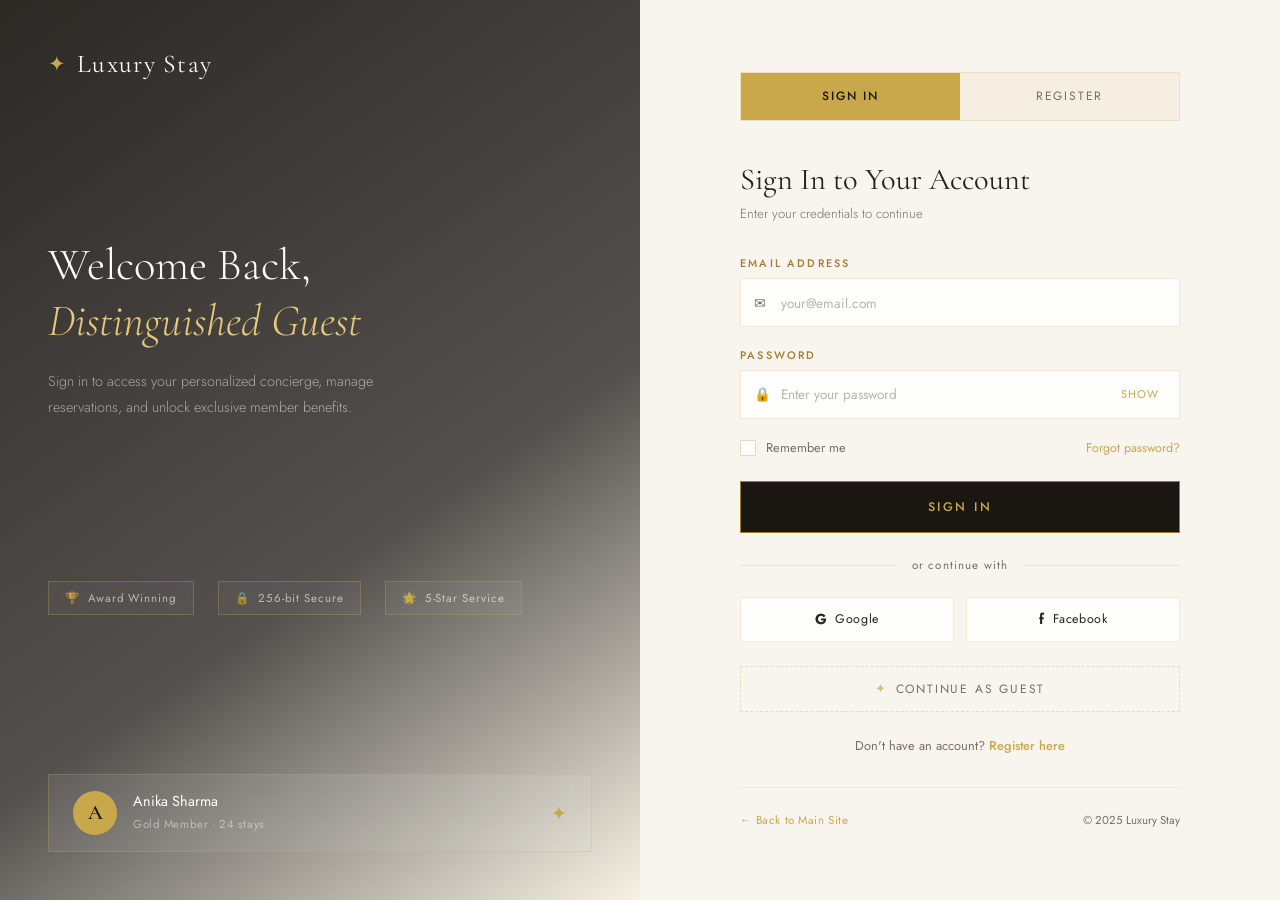
<file: index.html>
<!DOCTYPE html>
<html lang="en">
<head>
  <meta charset="UTF-8" />
  <meta name="viewport" content="width=device-width, initial-scale=1.0"/>
  <title>Luxury Stay – Ultimate Comfort</title>
  <link rel="stylesheet" href="style.css" />
  <link href="https://fonts.googleapis.com/css2?family=Cormorant+Garamond:ital,wght@0,300;0,400;0,600;1,300;1,400&family=Jost:wght@300;400;500&display=swap" rel="stylesheet"/>
</head>
<body>

  <!-- PRELOADER -->
  <div id="preloader">
    <div class="preloader-inner">
      <span>L</span><span>U</span><span>X</span><span>U</span><span>R</span><span>Y</span>
      <p>STAY</p>
    </div>
  </div>

  <!-- NAVBAR -->
  <nav id="navbar">
    <div class="nav-logo">
      <span class="logo-symbol">✦</span>
      <span class="logo-text">Luxury Stay</span>
    </div>
    <ul class="nav-links" id="navLinks">
      <li><a href="#home">Home</a></li>
      <li><a href="#about">About</a></li>
      <li><a href="#rooms" onclick="event.preventDefault();smoothScrollTo('#rooms')">Rooms</a></li>
      <li><a href="#hotels" onclick="event.preventDefault();smoothScrollTo('#hotels')">Hotels</a></li>
      <li><a href="#amenities">Amenities</a></li>
      <li><a href="#gallery">Gallery</a></li>
      <li><a href="#contact">Contact</a></li>
    </ul>
    <div class="nav-actions">
      <a href="login.html" class="login-btn">Sign In</a>
      <button class="book-btn" onclick="openBookingModal()">Book Now</button>
    </div>
    <div class="hamburger" id="hamburger" onclick="toggleMenu()">
      <span></span><span></span><span></span>
    </div>
  </nav>

  <!-- HERO -->
  <section id="home" class="hero">
    <div class="hero-bg"></div>
    <div class="hero-overlay"></div>
    <div class="hero-content">
      <p class="hero-sub reveal">Where Luxury Meets Serenity</p>
      <h1 class="hero-title reveal">Experience the<br/><em>Ultimate Comfort</em></h1>
      <p class="hero-desc reveal">Nestled in the heart of the city, Luxury Stay offers an unparalleled escape into elegance, tranquility, and world-class hospitality.</p>
      <div class="hero-btns reveal">
        <button class="btn-primary" onclick="smoothScrollTo('#rooms')">Explore Rooms</button>
        <button class="btn-outline" onclick="smoothScrollTo('#hotels')">Our Hotels</button>
      </div>
    </div>
    <div class="hero-scroll-indicator"><span>Scroll</span><div class="scroll-line"></div></div>
  </section>

  <!-- STATS -->
  <section class="stats-strip">
    <div class="stat"><h3 class="count" data-target="120">0</h3><p>Luxury Rooms</p></div>
    <div class="stat-divider">✦</div>
    <div class="stat"><h3 class="count" data-target="98">0</h3><p>% Guest Satisfaction</p></div>
    <div class="stat-divider">✦</div>
    <div class="stat"><h3 class="count" data-target="25">0</h3><p>Years of Excellence</p></div>
    <div class="stat-divider">✦</div>
    <div class="stat"><h3 class="count" data-target="22">0</h3><p>Hotel Properties</p></div>
  </section>

  <!-- ABOUT -->
  <section id="about" class="about section-pad">
    <div class="about-img-wrap reveal-left">
      <div class="about-img-main" style="background-image:url('https://images.unsplash.com/photo-1566073771259-6a8506099945?w=800')"></div>
      <div class="about-img-accent" style="background-image:url('https://images.unsplash.com/photo-1551882547-ff40c63fe5fa?w=400')"></div>
      <div class="about-badge">Est. 1999</div>
    </div>
    <div class="about-content reveal-right">
      <p class="section-label">Our Story</p>
      <h2 class="section-title">A Legacy of<br/><em>Timeless Elegance</em></h2>
      <p>For over two decades, Luxury Stay has been the preferred destination for discerning travelers seeking an extraordinary blend of opulence and warmth.</p>
      <p>We believe that true luxury lies not just in grand spaces, but in the quiet perfection of details — a hand-stitched linen, a perfectly timed sunset view, a smile that makes you feel at home.</p>
      <div class="about-features">
        <div class="af-item"><span class="af-icon">🌿</span><span>Sustainable Luxury</span></div>
        <div class="af-item"><span class="af-icon">🍽️</span><span>Fine Dining</span></div>
        <div class="af-item"><span class="af-icon">🛎️</span><span>24/7 Concierge</span></div>
        <div class="af-item"><span class="af-icon">🏊</span><span>Infinity Pool</span></div>
      </div>
    </div>
  </section>

  <!-- ROOMS -->
  <section id="rooms" class="rooms section-pad dark-section">
    <div class="section-header">
      <p class="section-label light">Our Rooms</p>
      <h2 class="section-title light">Stay in <em>Pure Luxury</em></h2>
      <p class="section-sub">Each room is a sanctuary designed with the finest materials and thoughtful amenities.</p>
    </div>
    <div class="rooms-grid">
      <div class="room-card reveal">
        <div class="room-img" style="background-image:url('https://images.unsplash.com/photo-1631049307264-da0ec9d70304?w=700')"></div>
        <div class="room-body">
          <div class="room-tag">Standard</div>
          <h3>Deluxe Room</h3>
          <p>Refined comfort with city skyline views, plush king bed, and premium bath amenities.</p>
          <ul class="room-features"><li>👑 King-size Bed</li><li>📶 High-Speed WiFi</li><li>🌇 City View</li><li>🛁 Jacuzzi Bath</li></ul>
          <div class="room-footer"><span class="price">₹8,500<small>/night</small></span><button class="btn-room" onclick="openRoomBooking('Deluxe Room', 8500)">Book</button></div>
        </div>
      </div>
      <div class="room-card featured reveal">
        <div class="room-badge">Most Popular</div>
        <div class="room-img" style="background-image:url('https://images.unsplash.com/photo-1582719478250-c89cae4dc85b?w=700')"></div>
        <div class="room-body">
          <div class="room-tag">Premium</div>
          <h3>Executive Suite</h3>
          <p>Expansive living area, private balcony, and a dedicated butler for your every need.</p>
          <ul class="room-features"><li>🛏️ Double King Beds</li><li>🍾 Welcome Champagne</li><li>🌊 Ocean View</li><li>🧖 Spa Access</li></ul>
          <div class="room-footer"><span class="price">₹18,000<small>/night</small></span><button class="btn-room" onclick="openRoomBooking('Executive Suite', 18000)">Book</button></div>
        </div>
      </div>
      <div class="room-card reveal">
        <div class="room-img" style="background-image:url('https://images.unsplash.com/photo-1611892440504-42a792e24d32?w=700')"></div>
        <div class="room-body">
          <div class="room-tag">Elite</div>
          <h3>Presidential Suite</h3>
          <p>The pinnacle of indulgence — a private floor with panoramic views and bespoke decor.</p>
          <ul class="room-features"><li>🏙️ Panoramic Views</li><li>🎭 Private Theatre</li><li>🍳 Private Chef</li><li>🚗 Airport Transfer</li></ul>
          <div class="room-footer"><span class="price">₹45,000<small>/night</small></span><button class="btn-room" onclick="openRoomBooking('Presidential Suite', 45000)">Book</button></div>
        </div>
      </div>
    </div>
  </section>

  <!-- ===== HOTELS SECTION (22 properties) ===== -->
  <section id="hotels" class="hotels-section section-pad">
    <div class="section-header">
      <p class="section-label">Our Portfolio</p>
      <h2 class="section-title">Luxury Properties <em>Across India</em></h2>
      <p class="section-sub-dark">Discover our curated collection of 22 magnificent hotels spanning India's most iconic destinations.</p>
    </div>
    <div class="hotel-controls">
      <div class="hotel-search-wrap">
        <span class="hs-icon">🔍</span>
        <input type="text" id="hotelSearch" placeholder="Search by city or hotel name..." oninput="filterHotels()"/>
      </div>
      <div class="hotel-filters">
        <button class="hf-btn active" onclick="filterByCategory('all', this)">All</button>
        <button class="hf-btn" onclick="filterByCategory('north', this)">North India</button>
        <button class="hf-btn" onclick="filterByCategory('south', this)">South India</button>
        <button class="hf-btn" onclick="filterByCategory('east', this)">East India</button>
        <button class="hf-btn" onclick="filterByCategory('west', this)">West India</button>
        <button class="hf-btn" onclick="filterByCategory('beach', this)">Beachfront</button>
        <button class="hf-btn" onclick="filterByCategory('heritage', this)">Heritage</button>
      </div>
    </div>

    <div class="hotels-grid" id="hotelsGrid">

      <div class="hotel-card reveal" data-category="north" data-name="the imperial palace new delhi">
        <div class="hotel-img" style="background-image:url('https://images.unsplash.com/photo-1542314831-068cd1dbfeeb?w=600')">
          <div class="hotel-ribbon">North India</div><div class="hotel-rating">★ 5.0</div>
        </div>
        <div class="hotel-info">
          <div class="hotel-location">📍 New Delhi, Delhi</div>
          <h4>The Imperial Palace</h4>
          <p>A timeless Art Deco landmark at the heart of the capital, offering colonial grandeur and modern luxury.</p>
          <div class="hotel-tags"><span>Heritage</span><span>Pool</span><span>Spa</span></div>
          <div class="hotel-footer"><span class="hotel-price">₹12,000<small>/night</small></span><button class="btn-hotel" onclick="openHotelBooking('The Imperial Palace', 12000)">Book Now</button></div>
        </div>
      </div>

      <div class="hotel-card reveal" data-category="north heritage" data-name="rambagh palace jaipur rajasthan">
        <div class="hotel-img" style="background-image:url('https://images.unsplash.com/photo-1599661046827-dacff0596ae6?w=600')">
          <div class="hotel-ribbon">Heritage</div><div class="hotel-rating">★ 4.9</div>
        </div>
        <div class="hotel-info">
          <div class="hotel-location">📍 Jaipur, Rajasthan</div>
          <h4>Rambagh Palace</h4>
          <p>Once a royal hunting lodge turned jewel of Jaipur — experience maharaja living in breathtaking Rajputana style.</p>
          <div class="hotel-tags"><span>Palace</span><span>Garden</span><span>Heritage</span></div>
          <div class="hotel-footer"><span class="hotel-price">₹32,000<small>/night</small></span><button class="btn-hotel" onclick="openHotelBooking('Rambagh Palace', 32000)">Book Now</button></div>
        </div>
      </div>

      <div class="hotel-card reveal" data-category="west" data-name="grand harbour suites mumbai maharashtra">
        <div class="hotel-img" style="background-image:url('https://images.unsplash.com/photo-1566665797739-1674de7a421a?w=600')">
          <div class="hotel-ribbon">West India</div><div class="hotel-rating">★ 5.0</div>
        </div>
        <div class="hotel-info">
          <div class="hotel-location">📍 Mumbai, Maharashtra</div>
          <h4>Grand Harbour Suites</h4>
          <p>Iconic seafront property overlooking the Gateway of India — where every window frames a masterpiece.</p>
          <div class="hotel-tags"><span>Sea View</span><span>Iconic</span><span>Fine Dining</span></div>
          <div class="hotel-footer"><span class="hotel-price">₹28,000<small>/night</small></span><button class="btn-hotel" onclick="openHotelBooking('Grand Harbour Suites', 28000)">Book Now</button></div>
        </div>
      </div>

      <div class="hotel-card reveal" data-category="west beach" data-name="leela beach resort goa cavelossim">
        <div class="hotel-img" style="background-image:url('https://images.unsplash.com/photo-1540541338287-41700207dee6?w=600')">
          <div class="hotel-ribbon">Beachfront</div><div class="hotel-rating">★ 4.8</div>
        </div>
        <div class="hotel-info">
          <div class="hotel-location">📍 Cavelossim, Goa</div>
          <h4>The Leela Beach Resort</h4>
          <p>A sun-drenched paradise on Goa's most pristine beach with private lagoons and Portuguese heritage.</p>
          <div class="hotel-tags"><span>Beach</span><span>Pool</span><span>Watersports</span></div>
          <div class="hotel-footer"><span class="hotel-price">₹16,500<small>/night</small></span><button class="btn-hotel" onclick="openHotelBooking('The Leela Beach Resort', 16500)">Book Now</button></div>
        </div>
      </div>

      <div class="hotel-card reveal" data-category="south heritage" data-name="falaknuma sky palace hyderabad telangana">
        <div class="hotel-img" style="background-image:url('https://images.unsplash.com/photo-1520250497591-112f2f40a3f4?w=600')">
          <div class="hotel-ribbon">Heritage</div><div class="hotel-rating">★ 5.0</div>
        </div>
        <div class="hotel-info">
          <div class="hotel-location">📍 Hyderabad, Telangana</div>
          <h4>Falaknuma Sky Palace</h4>
          <p>Perched 2000 ft above Hyderabad, this nizam palace delivers royal opulence and breathtaking city vistas.</p>
          <div class="hotel-tags"><span>Palace</span><span>Hilltop</span><span>Heritage</span></div>
          <div class="hotel-footer"><span class="hotel-price">₹38,000<small>/night</small></span><button class="btn-hotel" onclick="openHotelBooking('Falaknuma Sky Palace', 38000)">Book Now</button></div>
        </div>
      </div>

      <div class="hotel-card reveal" data-category="south beach" data-name="vivanta beachfront kovalam kerala">
        <div class="hotel-img" style="background-image:url('https://images.unsplash.com/photo-1601918774946-25832a4be0d6?w=600')">
          <div class="hotel-ribbon">Beachfront</div><div class="hotel-rating">★ 4.7</div>
        </div>
        <div class="hotel-info">
          <div class="hotel-location">📍 Kovalam, Kerala</div>
          <h4>Vivanta Beachfront</h4>
          <p>Perched on a dramatic cliff overlooking the Arabian Sea, offering traditional Kerala hospitality in modern style.</p>
          <div class="hotel-tags"><span>Cliffside</span><span>Ayurveda</span><span>Beach</span></div>
          <div class="hotel-footer"><span class="hotel-price">₹14,000<small>/night</small></span><button class="btn-hotel" onclick="openHotelBooking('Vivanta Beachfront', 14000)">Book Now</button></div>
        </div>
      </div>

      <div class="hotel-card reveal" data-category="north heritage" data-name="umaid bhawan palace jodhpur rajasthan">
        <div class="hotel-img" style="background-image:url('https://images.unsplash.com/photo-1582719508461-905c673771fd?w=600')">
          <div class="hotel-ribbon">Heritage</div><div class="hotel-rating">★ 5.0</div>
        </div>
        <div class="hotel-info">
          <div class="hotel-location">📍 Jodhpur, Rajasthan</div>
          <h4>Umaid Bhawan Palace</h4>
          <p>The world's largest private residence — part museum, part palace hotel, all majestic in Jodhpur's golden light.</p>
          <div class="hotel-tags"><span>Palace</span><span>Museum</span><span>Spa</span></div>
          <div class="hotel-footer"><span class="hotel-price">₹50,000<small>/night</small></span><button class="btn-hotel" onclick="openHotelBooking('Umaid Bhawan Palace', 50000)">Book Now</button></div>
        </div>
      </div>

      <div class="hotel-card reveal" data-category="east" data-name="the grand oberoi kolkata west bengal">
        <div class="hotel-img" style="background-image:url('https://images.unsplash.com/photo-1551882547-ff40c63fe5fa?w=600')">
          <div class="hotel-ribbon">East India</div><div class="hotel-rating">★ 4.8</div>
        </div>
        <div class="hotel-info">
          <div class="hotel-location">📍 Kolkata, West Bengal</div>
          <h4>The Grand Oberoi</h4>
          <p>A bastion of refined elegance on the banks of the Hooghly — sophistication meets Bengal's rich cultural heritage.</p>
          <div class="hotel-tags"><span>River View</span><span>Colonial</span><span>Spa</span></div>
          <div class="hotel-footer"><span class="hotel-price">₹11,000<small>/night</small></span><button class="btn-hotel" onclick="openHotelBooking('The Grand Oberoi', 11000)">Book Now</button></div>
        </div>
      </div>

      <div class="hotel-card reveal" data-category="south" data-name="itc grand chola chennai tamil nadu">
        <div class="hotel-img" style="background-image:url('https://images.unsplash.com/photo-1571003123894-1f0594d2b5d9?w=600')">
          <div class="hotel-ribbon">South India</div><div class="hotel-rating">★ 4.9</div>
        </div>
        <div class="hotel-info">
          <div class="hotel-location">📍 Chennai, Tamil Nadu</div>
          <h4>ITC Grand Chola</h4>
          <p>Inspired by the grandeur of the Chola dynasty — soaring spaces, exquisite craftsmanship, and unmatched southern hospitality.</p>
          <div class="hotel-tags"><span>Grand</span><span>Fine Dining</span><span>Spa</span></div>
          <div class="hotel-footer"><span class="hotel-price">₹15,000<small>/night</small></span><button class="btn-hotel" onclick="openHotelBooking('ITC Grand Chola', 15000)">Book Now</button></div>
        </div>
      </div>

      <div class="hotel-card reveal" data-category="north" data-name="wildflower hall shimla himachal pradesh mountains">
        <div class="hotel-img" style="background-image:url('https://images.unsplash.com/photo-1510798831971-661eb04b3739?w=600')">
          <div class="hotel-ribbon">North India</div><div class="hotel-rating">★ 4.9</div>
        </div>
        <div class="hotel-info">
          <div class="hotel-location">📍 Mashobra, Himachal Pradesh</div>
          <h4>Wildflower Hall</h4>
          <p>Nestled in Himalayan cedar forests at 8,250 ft — once Lord Kitchener's residence, now a mountain sanctuary.</p>
          <div class="hotel-tags"><span>Mountain</span><span>Forest</span><span>Spa</span></div>
          <div class="hotel-footer"><span class="hotel-price">₹22,000<small>/night</small></span><button class="btn-hotel" onclick="openHotelBooking('Wildflower Hall', 22000)">Book Now</button></div>
        </div>
      </div>

      <div class="hotel-card reveal" data-category="west beach" data-name="taj exotica resort benaulim south goa">
        <div class="hotel-img" style="background-image:url('https://images.unsplash.com/photo-1571896349842-33c89424de2d?w=600')">
          <div class="hotel-ribbon">Beachfront</div><div class="hotel-rating">★ 4.8</div>
        </div>
        <div class="hotel-info">
          <div class="hotel-location">📍 Benaulim, South Goa</div>
          <h4>Taj Exotica Resort</h4>
          <p>Set against a backdrop of lush paddy fields and the azure Arabian Sea — luxury where nature and elegance entwine.</p>
          <div class="hotel-tags"><span>Beachfront</span><span>Pool</span><span>Golf</span></div>
          <div class="hotel-footer"><span class="hotel-price">₹19,500<small>/night</small></span><button class="btn-hotel" onclick="openHotelBooking('Taj Exotica Resort', 19500)">Book Now</button></div>
        </div>
      </div>

      <div class="hotel-card reveal" data-category="south" data-name="kumarakom lake resort kerala vembanad">
        <div class="hotel-img" style="background-image:url('https://images.unsplash.com/photo-1602216056096-3b40cc0c9944?w=600')">
          <div class="hotel-ribbon">South India</div><div class="hotel-rating">★ 4.7</div>
        </div>
        <div class="hotel-info">
          <div class="hotel-location">📍 Kumarakom, Kerala</div>
          <h4>Kumarakom Lake Resort</h4>
          <p>A heritage property on Vembanad Lake offering traditional Kerala tharavad architecture and houseboat experiences.</p>
          <div class="hotel-tags"><span>Lakeside</span><span>Houseboat</span><span>Ayurveda</span></div>
          <div class="hotel-footer"><span class="hotel-price">₹18,000<small>/night</small></span><button class="btn-hotel" onclick="openHotelBooking('Kumarakom Lake Resort', 18000)">Book Now</button></div>
        </div>
      </div>

      <div class="hotel-card reveal" data-category="north heritage" data-name="samode haveli jaipur rajasthan frescoes">
        <div class="hotel-img" style="background-image:url('https://images.unsplash.com/photo-1545579133-99bb5ad189be?w=600')">
          <div class="hotel-ribbon">Heritage</div><div class="hotel-rating">★ 4.6</div>
        </div>
        <div class="hotel-info">
          <div class="hotel-location">📍 Jaipur, Rajasthan</div>
          <h4>Samode Haveli</h4>
          <p>A 475-year-old palace in the old walled city, adorned with hand-painted frescoes and ornate mirrored chambers.</p>
          <div class="hotel-tags"><span>Haveli</span><span>Frescoes</span><span>Rooftop</span></div>
          <div class="hotel-footer"><span class="hotel-price">₹9,500<small>/night</small></span><button class="btn-hotel" onclick="openHotelBooking('Samode Haveli', 9500)">Book Now</button></div>
        </div>
      </div>

      <div class="hotel-card reveal" data-category="east" data-name="mayfair himalayan resort darjeeling west bengal mountains">
        <div class="hotel-img" style="background-image:url('https://images.unsplash.com/photo-1476514525535-07fb3b4ae5f1?w=600')">
          <div class="hotel-ribbon">East India</div><div class="hotel-rating">★ 4.6</div>
        </div>
        <div class="hotel-info">
          <div class="hotel-location">📍 Darjeeling, West Bengal</div>
          <h4>Mayfair Himalayan Resort</h4>
          <p>Steeped in colonial history with panoramic views of Kanchenjunga — the perfect highland retreat above the clouds.</p>
          <div class="hotel-tags"><span>Mountain View</span><span>Colonial</span><span>Tea Tours</span></div>
          <div class="hotel-footer"><span class="hotel-price">₹8,000<small>/night</small></span><button class="btn-hotel" onclick="openHotelBooking('Mayfair Himalayan Resort', 8000)">Book Now</button></div>
        </div>
      </div>

      <div class="hotel-card reveal" data-category="north west heritage" data-name="lake palace udaipur rajasthan romantic">
        <div class="hotel-img" style="background-image:url('https://images.unsplash.com/photo-1549294413-26f195200c16?w=600')">
          <div class="hotel-ribbon">Heritage</div><div class="hotel-rating">★ 5.0</div>
        </div>
        <div class="hotel-info">
          <div class="hotel-location">📍 Udaipur, Rajasthan</div>
          <h4>Lake Palace Udaipur</h4>
          <p>An ethereal white marble palace afloat on Lake Pichola — one of the world's most romantic hotels since 1746.</p>
          <div class="hotel-tags"><span>Lake Palace</span><span>Romantic</span><span>Heritage</span></div>
          <div class="hotel-footer"><span class="hotel-price">₹55,000<small>/night</small></span><button class="btn-hotel" onclick="openHotelBooking('Lake Palace Udaipur', 55000)">Book Now</button></div>
        </div>
      </div>

      <div class="hotel-card reveal" data-category="south beach" data-name="coral reef retreat andaman port blair island">
        <div class="hotel-img" style="background-image:url('https://images.unsplash.com/photo-1559494007-9f5847c49d94?w=600')">
          <div class="hotel-ribbon">Beachfront</div><div class="hotel-rating">★ 4.8</div>
        </div>
        <div class="hotel-info">
          <div class="hotel-location">📍 Port Blair, Andaman</div>
          <h4>Coral Reef Retreat</h4>
          <p>Surrounded by turquoise seas and pristine coral gardens — an island paradise at the edge of the world.</p>
          <div class="hotel-tags"><span>Island</span><span>Diving</span><span>Beachfront</span></div>
          <div class="hotel-footer"><span class="hotel-price">₹20,000<small>/night</small></span><button class="btn-hotel" onclick="openHotelBooking('Coral Reef Retreat', 20000)">Book Now</button></div>
        </div>
      </div>

      <div class="hotel-card reveal" data-category="north" data-name="amanbagh haveli alwar rajasthan wilderness">
        <div class="hotel-img" style="background-image:url('https://images.unsplash.com/photo-1564501049412-61c2a3083791?w=600')">
          <div class="hotel-ribbon">North India</div><div class="hotel-rating">★ 4.9</div>
        </div>
        <div class="hotel-info">
          <div class="hotel-location">📍 Alwar, Rajasthan</div>
          <h4>Amanbagh Haveli</h4>
          <p>A Mughal-inspired sanctuary in the Aravalli Hills, surrounded by ancient temples and untamed wilderness.</p>
          <div class="hotel-tags"><span>Retreat</span><span>Wilderness</span><span>Spa</span></div>
          <div class="hotel-footer"><span class="hotel-price">₹62,000<small>/night</small></span><button class="btn-hotel" onclick="openHotelBooking('Amanbagh Haveli', 62000)">Book Now</button></div>
        </div>
      </div>

      <div class="hotel-card reveal" data-category="west heritage" data-name="ahilya fort maheshwar madhya pradesh narmada river">
        <div class="hotel-img" style="background-image:url('https://images.unsplash.com/photo-1600585154526-990dced4db0d?w=600')">
          <div class="hotel-ribbon">Heritage</div><div class="hotel-rating">★ 4.7</div>
        </div>
        <div class="hotel-info">
          <div class="hotel-location">📍 Maheshwar, Madhya Pradesh</div>
          <h4>Ahilya Fort</h4>
          <p>A living heritage fort on the banks of the Narmada river — guests dine with the family and explore timeless traditions.</p>
          <div class="hotel-tags"><span>Fort</span><span>River</span><span>Heritage</span></div>
          <div class="hotel-footer"><span class="hotel-price">₹17,000<small>/night</small></span><button class="btn-hotel" onclick="openHotelBooking('Ahilya Fort', 17000)">Book Now</button></div>
        </div>
      </div>

      <div class="hotel-card reveal" data-category="east" data-name="mayfair lagoon bhubaneswar odisha temple">
        <div class="hotel-img" style="background-image:url('https://images.unsplash.com/photo-1571003123894-1f0594d2b5d9?w=600')">
          <div class="hotel-ribbon">East India</div><div class="hotel-rating">★ 4.5</div>
        </div>
        <div class="hotel-info">
          <div class="hotel-location">📍 Bhubaneswar, Odisha</div>
          <h4>Mayfair Lagoon</h4>
          <p>A lush tropical resort amidst 10 acres of manicured gardens — the gateway to Odisha's ancient temples and Puri's shores.</p>
          <div class="hotel-tags"><span>Garden</span><span>Pool</span><span>Cultural</span></div>
          <div class="hotel-footer"><span class="hotel-price">₹7,500<small>/night</small></span><button class="btn-hotel" onclick="openHotelBooking('Mayfair Lagoon', 7500)">Book Now</button></div>
        </div>
      </div>

      <div class="hotel-card reveal" data-category="south" data-name="leela palace bengaluru bangalore karnataka">
        <div class="hotel-img" style="background-image:url('https://images.unsplash.com/photo-1551882547-ff40c63fe5fa?w=600')">
          <div class="hotel-ribbon">South India</div><div class="hotel-rating">★ 4.8</div>
        </div>
        <div class="hotel-info">
          <div class="hotel-location">📍 Bengaluru, Karnataka</div>
          <h4>The Leela Palace Bengaluru</h4>
          <p>Draped in Hoysala architecture and surrounded by formal gardens — a regal oasis in India's silicon capital.</p>
          <div class="hotel-tags"><span>Business</span><span>Garden</span><span>Spa</span></div>
          <div class="hotel-footer"><span class="hotel-price">₹13,000<small>/night</small></span><button class="btn-hotel" onclick="openHotelBooking('The Leela Palace Bengaluru', 13000)">Book Now</button></div>
        </div>
      </div>

      <div class="hotel-card reveal" data-category="north" data-name="ananda himalayas rishikesh uttarakhand spa yoga wellness ganges">
        <div class="hotel-img" style="background-image:url('https://images.unsplash.com/photo-1544161515-4ab6ce6db874?w=600')">
          <div class="hotel-ribbon">North India</div><div class="hotel-rating">★ 4.9</div>
        </div>
        <div class="hotel-info">
          <div class="hotel-location">📍 Rishikesh, Uttarakhand</div>
          <h4>Ananda in the Himalayas</h4>
          <p>World-renowned destination spa nestled in 100 acres of sal forest overlooking the sacred Ganges and ancient Rishikesh.</p>
          <div class="hotel-tags"><span>Spa</span><span>Wellness</span><span>Yoga</span></div>
          <div class="hotel-footer"><span class="hotel-price">₹35,000<small>/night</small></span><button class="btn-hotel" onclick="openHotelBooking('Ananda in the Himalayas', 35000)">Book Now</button></div>
        </div>
      </div>

      <div class="hotel-card reveal" data-category="south beach" data-name="fishermans cove mahabalipuram tamil nadu bay shore temple">
        <div class="hotel-img" style="background-image:url('https://images.unsplash.com/photo-1564501049412-61c2a3083791?w=600')">
          <div class="hotel-ribbon">Beachfront</div><div class="hotel-rating">★ 4.7</div>
        </div>
        <div class="hotel-info">
          <div class="hotel-location">📍 Mahabalipuram, Tamil Nadu</div>
          <h4>Fisherman's Cove Resort</h4>
          <p>Whitewashed cottages along a pristine bay with views of ancient shore temples — where the Coromandel coast is at your doorstep.</p>
          <div class="hotel-tags"><span>Bay View</span><span>Cottage</span><span>History</span></div>
          <div class="hotel-footer"><span class="hotel-price">₹11,500<small>/night</small></span><button class="btn-hotel" onclick="openHotelBooking('Fisherman\'s Cove Resort', 11500)">Book Now</button></div>
        </div>
      </div>

    </div>

    <div class="no-results hidden" id="noResults">
      <span>🔍</span><p>No hotels found. Try a different search or filter.</p>
    </div>
    <div class="hotels-load-more">
      <p class="showing-count" id="showingCount">Showing all 22 properties</p>
    </div>
  </section>

  <!-- AMENITIES -->
  <section id="amenities" class="amenities section-pad dark-section">
    <div class="section-header">
      <p class="section-label light">World-Class</p>
      <h2 class="section-title light">Our <em>Amenities</em></h2>
    </div>
    <div class="amenities-grid">
      <div class="amenity-card reveal"><div class="amenity-icon">🏊‍♀️</div><h4>Infinity Pool</h4><p>Temperature-controlled rooftop pools overlooking the city or sea, open 24 hours.</p></div>
      <div class="amenity-card reveal"><div class="amenity-icon">💆‍♀️</div><h4>Luxury Spa</h4><p>Rejuvenate with our signature treatments crafted from natural ingredients.</p></div>
      <div class="amenity-card reveal"><div class="amenity-icon">🍽️</div><h4>Fine Dining</h4><p>Five award-winning restaurants with cuisines from around the globe.</p></div>
      <div class="amenity-card reveal"><div class="amenity-icon">🏋️</div><h4>Fitness Centre</h4><p>State-of-the-art gym with personal trainers available on request.</p></div>
      <div class="amenity-card reveal"><div class="amenity-icon">🎭</div><h4>Event Halls</h4><p>Grand ballrooms and intimate meeting spaces for every occasion.</p></div>
      <div class="amenity-card reveal"><div class="amenity-icon">🚁</div><h4>Helipad Transfer</h4><p>Seamless helipad services for guests arriving from private flights.</p></div>
    </div>
  </section>

  <!-- TESTIMONIALS -->
  <section class="testimonials section-pad">
    <div class="section-header">
      <p class="section-label">Testimonials</p>
      <h2 class="section-title">What Our <em>Guests Say</em></h2>
    </div>
    <div class="testimonial-slider" id="testimonialSlider">
      <div class="testimonial-track" id="testimonialTrack">
        <div class="testimonial-slide"><div class="stars">★★★★★</div><p>"An experience beyond words. Every detail was perfect, and the staff treated us like royalty. We will absolutely return."</p><div class="guest-info"><div class="guest-avatar">A</div><div><strong>Anika Sharma</strong><span>Mumbai, India</span></div></div></div>
        <div class="testimonial-slide"><div class="stars">★★★★★</div><p>"The Presidential Suite was breathtaking. The private chef prepared a meal I will never forget. Truly unmatched luxury."</p><div class="guest-info"><div class="guest-avatar">R</div><div><strong>Rohan Mehra</strong><span>Delhi, India</span></div></div></div>
        <div class="testimonial-slide"><div class="stars">★★★★★</div><p>"From the moment we arrived, we felt pampered. The spa and infinity pool are absolutely divine. Highly recommended!"</p><div class="guest-info"><div class="guest-avatar">P</div><div><strong>Priya Nair</strong><span>Bangalore, India</span></div></div></div>
      </div>
    </div>
    <div class="slider-dots"><span class="dot active" onclick="goToSlide(0)"></span><span class="dot" onclick="goToSlide(1)"></span><span class="dot" onclick="goToSlide(2)"></span></div>
  </section>

  <!-- GALLERY -->
  <section id="gallery" class="gallery section-pad dark-section">
    <div class="section-header">
      <p class="section-label light">Visual Journey</p>
      <h2 class="section-title light">A Glimpse of <em>Paradise</em></h2>
    </div>
    <div class="gallery-grid">
      <div class="gallery-item g-large reveal" style="background-image:url('https://images.unsplash.com/photo-1542314831-068cd1dbfeeb?w=900')"><div class="gallery-overlay"><span>Lobby</span></div></div>
      <div class="gallery-item reveal" style="background-image:url('https://images.unsplash.com/photo-1540541338287-41700207dee6?w=600')"><div class="gallery-overlay"><span>Pool</span></div></div>
      <div class="gallery-item reveal" style="background-image:url('https://images.unsplash.com/photo-1414235077428-338989a2e8c0?w=600')"><div class="gallery-overlay"><span>Dining</span></div></div>
      <div class="gallery-item reveal" style="background-image:url('https://images.unsplash.com/photo-1571896349842-33c89424de2d?w=600')"><div class="gallery-overlay"><span>Suite</span></div></div>
      <div class="gallery-item reveal" style="background-image:url('https://images.unsplash.com/photo-1544161515-4ab6ce6db874?w=600')"><div class="gallery-overlay"><span>Spa</span></div></div>
    </div>
  </section>

  <!-- CONTACT -->
  <section id="contact" class="contact section-pad">
    <div class="section-header">
      <p class="section-label">Get In Touch</p>
      <h2 class="section-title"><em>Contact</em> Us</h2>
    </div>
    <div class="contact-wrap">
      <div class="contact-info reveal-left">
        <div class="contact-item"><span class="ci-icon">📍</span><div><strong>Address</strong><p>12, Grand Palace Road, Connaught Place,<br/>New Delhi – 110001, India</p></div></div>
        <div class="contact-item"><span class="ci-icon">📞</span><div><strong>Phone</strong><p>+91 98765 43210</p></div></div>
        <div class="contact-item"><span class="ci-icon">✉️</span><div><strong>Email</strong><p><a href="/cdn-cgi/l/email-protection" class="__cf_email__" data-cfemail="e99b8c9a8c9b9f889d8086879aa9859c919c9b909a9d8890c78087">[email&#160;protected]</a></p></div></div>
        <div class="contact-item"><span class="ci-icon">🕐</span><div><strong>Front Desk</strong><p>Open 24 Hours, 7 Days a Week</p></div></div>
      </div>
      <form class="contact-form reveal-right" onsubmit="submitForm(event)">
        <div class="form-row">
          <div class="form-group"><label>Full Name</label><input type="text" id="cName" placeholder="Your Name" required/></div>
          <div class="form-group"><label>Email Address</label><input type="email" id="cEmail" placeholder="your@email.com" required/></div>
        </div>
        <div class="form-group"><label>Subject</label><input type="text" id="cSubject" placeholder="Inquiry subject"/></div>
        <div class="form-group"><label>Message</label><textarea id="cMessage" rows="5" placeholder="Write your message here..." required></textarea></div>
        <button type="submit" class="btn-primary full-width">Send Message</button>
        <p class="form-success" id="formSuccess">✅ Message sent! We'll respond within 24 hours.</p>
      </form>
    </div>
  </section>

  <!-- FOOTER -->
  <footer class="footer">
    <div class="footer-top">
      <div class="footer-brand">
        <div class="nav-logo" style="margin-bottom:1rem"><span class="logo-symbol">✦</span><span class="logo-text">Luxury Stay</span></div>
        <p>Where every moment is a memory. Experience the pinnacle of comfort and elegance across 22 iconic properties in India.</p>
      </div>
      <div class="footer-links">
        <h5>Quick Links</h5>
        <ul>
          <li><a href="#home">Home</a></li>
          <li><a href="#about">About</a></li>
          <li><a href="#rooms">Rooms</a></li>
          <li><a href="#hotels">Our Hotels</a></li>
          <li><a href="#amenities">Amenities</a></li>
          <li><a href="login.html">Sign In</a></li>
        </ul>
      </div>
      <div class="footer-links">
        <h5>Services</h5>
        <ul>
          <li><a href="#">Room Service</a></li>
          <li><a href="#">Spa & Wellness</a></li>
          <li><a href="#">Fine Dining</a></li>
          <li><a href="#">Event Planning</a></li>
          <li><a href="#">Airport Pickup</a></li>
        </ul>
      </div>
      <div class="footer-newsletter">
        <h5>Newsletter</h5>
        <p>Subscribe for exclusive offers and updates.</p>
        <div class="newsletter-input">
          <input type="email" placeholder="Enter your email"/>
          <button onclick="subscribeNewsletter()">→</button>
        </div>
        <div class="social-links">
          <a href="#" class="social-btn">f</a>
          <a href="#" class="social-btn">in</a>
          <a href="#" class="social-btn">ig</a>
          <a href="#" class="social-btn">yt</a>
        </div>
      </div>
    </div>
    <div class="footer-bottom">
      <p>© 2025 Luxury Stay — Ultimate Comfort. All Rights Reserved.</p>
      <p>Designed with ♥ for a College Project</p>
    </div>
  </footer>

  <!-- BOOKING WIZARD OVERLAY -->
  <div id="bookingOverlay" onclick="closeBookingModal(event)">
    <div class="bm-modal" onclick="event.stopPropagation()">
      <div class="bm-header">
        <h3><span style="color:#C9A84C;margin-right:0.5rem;">✦</span> Reserve Your Stay</h3>
        <button class="bm-close" onclick="closeBookingModal(event)">✕</button>
      </div>
      <div class="bm-steps">
        <div class="bm-step active"><div class="bm-step-num">1</div><span>Stay</span></div>
        <div class="bm-step-sep"></div>
        <div class="bm-step"><div class="bm-step-num">2</div><span>Details</span></div>
        <div class="bm-step-sep"></div>
        <div class="bm-step"><div class="bm-step-num">3</div><span>Payment</span></div>
        <div class="bm-step-sep"></div>
        <div class="bm-step"><div class="bm-step-num">4</div><span>Confirm</span></div>
      </div>
      <div id="bookingBody"></div>
    </div>
  </div>

  <!-- MY BOOKINGS OVERLAY -->
  <div id="myBookingsOverlay" onclick="closeMyBookings(event)">
    <div class="mb-panel" onclick="event.stopPropagation()">
      <div class="mb-header">
        <div><h3>My Bookings</h3><div class="mb-header-sub">Your reservation history</div></div>
        <button class="mb-close" onclick="closeMyBookings(event)">✕</button>
      </div>
      <div id="myBookingsList"></div>
    </div>
  </div>

  <button class="back-to-top" id="backToTop" onclick="window.scrollTo({top:0,behavior:'smooth'})">↑</button>

  <script src="script.js"></script>
</body>
</html>
</file>
<file: style.css>
/* ========================================
   LUXURY STAY — ULTIMATE COMFORT
   CSS Stylesheet
======================================== */

/* === GOOGLE FONTS === */
@import url('https://fonts.googleapis.com/css2?family=Cormorant+Garamond:ital,wght@0,300;0,400;0,600;1,300;1,400&family=Jost:wght@300;400;500&display=swap');

/* === CSS VARIABLES === */
:root {
  --gold: #C9A84C;
  --gold-light: #e8c97a;
  --gold-dark: #9e7d2e;
  --cream: #F8F4EE;
  --dark: #1a1612;
  --dark-alt: #221e18;
  --dark-mid: #2e2820;
  --text-dark: #2a2218;
  --text-muted: #7a6e5f;
  --white: #ffffff;
  --font-display: 'Cormorant Garamond', serif;
  --font-body: 'Jost', sans-serif;
  --transition: all 0.4s cubic-bezier(0.25, 0.46, 0.45, 0.94);
  --shadow: 0 20px 60px rgba(0,0,0,0.15);
  --shadow-gold: 0 8px 30px rgba(201,168,76,0.25);
}

/* === RESET & BASE === */
*, *::before, *::after {
  margin: 0;
  padding: 0;
  box-sizing: border-box;
}

html {
  scroll-behavior: smooth;
  font-size: 16px;
}

body {
  font-family: var(--font-body);
  background: var(--cream);
  color: var(--text-dark);
  overflow-x: hidden;
  cursor: none;
}

/* === CUSTOM CURSOR === */
body::before {
  content: '';
  width: 10px;
  height: 10px;
  background: var(--gold);
  border-radius: 50%;
  position: fixed;
  pointer-events: none;
  z-index: 9999;
  transform: translate(-50%, -50%);
  transition: transform 0.1s ease;
  top: var(--cy, -20px);
  left: var(--cx, -20px);
}

/* === PRELOADER === */
#preloader {
  position: fixed;
  inset: 0;
  background: var(--dark);
  display: flex;
  align-items: center;
  justify-content: center;
  z-index: 10000;
  transition: opacity 0.8s ease, visibility 0.8s ease;
}

#preloader.hidden {
  opacity: 0;
  visibility: hidden;
}

.preloader-inner {
  text-align: center;
}

.preloader-inner span {
  font-family: var(--font-display);
  font-size: 3.5rem;
  color: var(--gold);
  display: inline-block;
  animation: preloadDrop 0.6s ease forwards;
  opacity: 0;
  letter-spacing: 0.3em;
}

.preloader-inner span:nth-child(1) { animation-delay: 0.1s; }
.preloader-inner span:nth-child(2) { animation-delay: 0.2s; }
.preloader-inner span:nth-child(3) { animation-delay: 0.3s; }
.preloader-inner span:nth-child(4) { animation-delay: 0.4s; }
.preloader-inner span:nth-child(5) { animation-delay: 0.5s; }
.preloader-inner span:nth-child(6) { animation-delay: 0.6s; }

.preloader-inner p {
  font-family: var(--font-body);
  font-size: 0.8rem;
  letter-spacing: 0.6em;
  color: rgba(255,255,255,0.4);
  margin-top: 0.5rem;
  animation: fadeIn 1s ease 0.8s forwards;
  opacity: 0;
}

@keyframes preloadDrop {
  from { opacity: 0; transform: translateY(-30px); }
  to   { opacity: 1; transform: translateY(0); }
}

@keyframes fadeIn {
  from { opacity: 0; }
  to   { opacity: 1; }
}

/* === SCROLLBAR === */
::-webkit-scrollbar { width: 5px; }
::-webkit-scrollbar-track { background: var(--dark); }
::-webkit-scrollbar-thumb { background: var(--gold); border-radius: 10px; }

/* === NAVBAR === */
#navbar {
  position: fixed;
  top: 0;
  left: 0;
  right: 0;
  z-index: 1000;
  display: flex;
  align-items: center;
  justify-content: space-between;
  padding: 1.5rem 4rem;
  transition: var(--transition);
}

#navbar.scrolled {
  background: rgba(26, 22, 18, 0.97);
  backdrop-filter: blur(12px);
  padding: 1rem 4rem;
  box-shadow: 0 4px 30px rgba(0,0,0,0.3);
}

.nav-logo {
  display: flex;
  align-items: center;
  gap: 0.6rem;
  text-decoration: none;
}

.logo-symbol {
  color: var(--gold);
  font-size: 1.2rem;
  animation: rotateSpin 8s linear infinite;
}

@keyframes rotateSpin {
  from { transform: rotate(0deg); }
  to   { transform: rotate(360deg); }
}

.logo-text {
  font-family: var(--font-display);
  font-size: 1.5rem;
  font-weight: 400;
  color: var(--white);
  letter-spacing: 0.05em;
}

.nav-links {
  display: flex;
  list-style: none;
  gap: 2.5rem;
}

.nav-links a {
  color: rgba(255,255,255,0.75);
  text-decoration: none;
  font-size: 0.8rem;
  letter-spacing: 0.15em;
  text-transform: uppercase;
  font-weight: 400;
  transition: color 0.3s ease;
  position: relative;
}

.nav-links a::after {
  content: '';
  position: absolute;
  bottom: -4px;
  left: 0;
  width: 0;
  height: 1px;
  background: var(--gold);
  transition: width 0.3s ease;
}

.nav-links a:hover { color: var(--gold); }
.nav-links a:hover::after { width: 100%; }

.book-btn {
  background: var(--gold);
  color: var(--dark);
  border: none;
  padding: 0.6rem 1.8rem;
  font-family: var(--font-body);
  font-size: 0.75rem;
  letter-spacing: 0.15em;
  text-transform: uppercase;
  cursor: pointer;
  transition: var(--transition);
  font-weight: 500;
}

.book-btn:hover {
  background: var(--gold-light);
  transform: translateY(-2px);
  box-shadow: var(--shadow-gold);
}

.hamburger {
  display: none;
  flex-direction: column;
  gap: 5px;
  cursor: pointer;
}

.hamburger span {
  display: block;
  width: 25px;
  height: 2px;
  background: var(--white);
  transition: var(--transition);
}

/* === HERO === */
.hero {
  position: relative;
  height: 100vh;
  min-height: 700px;
  display: flex;
  align-items: center;
  justify-content: center;
  overflow: hidden;
}

.hero-bg {
  position: absolute;
  inset: 0;
  background-image: url('https://images.unsplash.com/photo-1520250497591-112f2f40a3f4?w=1600');
  background-size: cover;
  background-position: center;
  transform: scale(1.1);
  animation: heroZoom 12s ease-out forwards;
}

@keyframes heroZoom {
  from { transform: scale(1.15); }
  to   { transform: scale(1.02); }
}

.hero-overlay {
  position: absolute;
  inset: 0;
  background: linear-gradient(
    135deg,
    rgba(26,22,18,0.85) 0%,
    rgba(26,22,18,0.5) 50%,
    rgba(26,22,18,0.7) 100%
  );
}

.hero-content {
  position: relative;
  z-index: 2;
  text-align: center;
  max-width: 800px;
  padding: 0 2rem;
}

.hero-sub {
  font-family: var(--font-body);
  font-size: 0.75rem;
  letter-spacing: 0.4em;
  text-transform: uppercase;
  color: var(--gold);
  margin-bottom: 1.5rem;
}

.hero-title {
  font-family: var(--font-display);
  font-size: clamp(3rem, 7vw, 5.5rem);
  font-weight: 300;
  color: var(--white);
  line-height: 1.15;
  margin-bottom: 1.5rem;
}

.hero-title em {
  font-style: italic;
  color: var(--gold-light);
}

.hero-desc {
  font-size: 1rem;
  color: rgba(255,255,255,0.7);
  max-width: 520px;
  margin: 0 auto 2.5rem;
  line-height: 1.8;
  font-weight: 300;
}

.hero-btns {
  display: flex;
  gap: 1.2rem;
  justify-content: center;
  flex-wrap: wrap;
}

.btn-primary {
  background: var(--gold);
  color: var(--dark);
  border: none;
  padding: 0.9rem 2.5rem;
  font-family: var(--font-body);
  font-size: 0.8rem;
  letter-spacing: 0.15em;
  text-transform: uppercase;
  cursor: pointer;
  transition: var(--transition);
  font-weight: 500;
}

.btn-primary:hover {
  background: var(--gold-light);
  transform: translateY(-3px);
  box-shadow: var(--shadow-gold);
}

.btn-outline {
  background: transparent;
  color: var(--white);
  border: 1px solid rgba(255,255,255,0.5);
  padding: 0.9rem 2.5rem;
  font-family: var(--font-body);
  font-size: 0.8rem;
  letter-spacing: 0.15em;
  text-transform: uppercase;
  cursor: pointer;
  transition: var(--transition);
  font-weight: 400;
}

.btn-outline:hover {
  border-color: var(--gold);
  color: var(--gold);
  transform: translateY(-3px);
}

.hero-scroll-indicator {
  position: absolute;
  bottom: 2.5rem;
  left: 50%;
  transform: translateX(-50%);
  display: flex;
  flex-direction: column;
  align-items: center;
  gap: 0.7rem;
  z-index: 2;
}

.hero-scroll-indicator span {
  font-size: 0.65rem;
  letter-spacing: 0.3em;
  text-transform: uppercase;
  color: rgba(255,255,255,0.5);
}

.scroll-line {
  width: 1px;
  height: 50px;
  background: linear-gradient(to bottom, rgba(201,168,76,0.8), transparent);
  animation: scrollPulse 2s ease infinite;
}

@keyframes scrollPulse {
  0%, 100% { opacity: 1; transform: scaleY(1); }
  50%       { opacity: 0.4; transform: scaleY(0.7); }
}

/* === STATS STRIP === */
.stats-strip {
  background: var(--dark);
  display: flex;
  align-items: center;
  justify-content: center;
  padding: 3.5rem 2rem;
  gap: 3rem;
  flex-wrap: wrap;
}

.stat {
  text-align: center;
}

.stat h3 {
  font-family: var(--font-display);
  font-size: 3rem;
  font-weight: 300;
  color: var(--gold);
  line-height: 1;
}

.stat h3::after {
  content: '+';
}

.stat p {
  font-size: 0.75rem;
  letter-spacing: 0.1em;
  text-transform: uppercase;
  color: rgba(255,255,255,0.5);
  margin-top: 0.4rem;
}

.stat-divider {
  color: var(--gold-dark);
  font-size: 1.2rem;
  opacity: 0.5;
}

/* === SECTION UTILITIES === */
.section-pad {
  padding: 7rem 4rem;
}

.dark-section {
  background: var(--dark);
}

.section-header {
  text-align: center;
  margin-bottom: 4rem;
}

.section-label {
  font-size: 0.7rem;
  letter-spacing: 0.4em;
  text-transform: uppercase;
  color: var(--gold);
  margin-bottom: 0.8rem;
  display: block;
}

.section-label.light {
  color: var(--gold);
}

.section-title {
  font-family: var(--font-display);
  font-size: clamp(2rem, 4vw, 3.2rem);
  font-weight: 300;
  color: var(--text-dark);
  line-height: 1.2;
}

.section-title.light {
  color: var(--white);
}

.section-title em {
  font-style: italic;
  color: var(--gold);
}

.section-sub {
  color: rgba(255,255,255,0.5);
  font-size: 0.95rem;
  margin-top: 1rem;
  font-weight: 300;
}

/* === ABOUT === */
.about {
  display: grid;
  grid-template-columns: 1fr 1fr;
  gap: 6rem;
  align-items: center;
  max-width: 1300px;
  margin: 0 auto;
}

.about-img-wrap {
  position: relative;
  height: 580px;
}

.about-img-main {
  position: absolute;
  top: 0;
  left: 0;
  width: 80%;
  height: 85%;
  background-size: cover;
  background-position: center;
  box-shadow: var(--shadow);
}

.about-img-accent {
  position: absolute;
  bottom: 0;
  right: 0;
  width: 55%;
  height: 50%;
  background-size: cover;
  background-position: center;
  border: 6px solid var(--cream);
  box-shadow: var(--shadow);
}

.about-badge {
  position: absolute;
  top: 50%;
  right: -20px;
  transform: translateY(-50%);
  background: var(--gold);
  color: var(--dark);
  padding: 1rem 1.5rem;
  font-family: var(--font-display);
  font-size: 1.1rem;
  font-weight: 600;
  text-align: center;
  z-index: 2;
}

.about-content .section-label {
  display: block;
}

.about-content h2 {
  margin: 0.5rem 0 1.5rem;
}

.about-content p {
  font-size: 0.95rem;
  color: var(--text-muted);
  line-height: 1.9;
  margin-bottom: 1rem;
  font-weight: 300;
}

.about-features {
  display: grid;
  grid-template-columns: 1fr 1fr;
  gap: 1rem;
  margin-top: 2rem;
}

.af-item {
  display: flex;
  align-items: center;
  gap: 0.8rem;
  padding: 0.8rem 1rem;
  border: 1px solid rgba(201,168,76,0.2);
  background: rgba(201,168,76,0.05);
  font-size: 0.85rem;
  letter-spacing: 0.05em;
  transition: var(--transition);
}

.af-item:hover {
  border-color: var(--gold);
  background: rgba(201,168,76,0.1);
}

.af-icon {
  font-size: 1.2rem;
}

/* === ROOMS === */
.rooms {
  padding: 7rem 4rem;
}

.rooms-grid {
  display: grid;
  grid-template-columns: repeat(3, 1fr);
  gap: 2rem;
  max-width: 1300px;
  margin: 0 auto;
}

.room-card {
  background: var(--dark-alt);
  border: 1px solid rgba(201,168,76,0.1);
  overflow: hidden;
  transition: var(--transition);
  position: relative;
}

.room-card:hover {
  transform: translateY(-8px);
  border-color: var(--gold);
  box-shadow: 0 30px 60px rgba(0,0,0,0.4);
}

.room-card.featured {
  border-color: var(--gold);
  transform: translateY(-12px);
}

.room-badge {
  position: absolute;
  top: 1rem;
  right: 1rem;
  background: var(--gold);
  color: var(--dark);
  padding: 0.3rem 0.8rem;
  font-size: 0.65rem;
  letter-spacing: 0.15em;
  text-transform: uppercase;
  font-weight: 500;
  z-index: 2;
}

.room-img {
  height: 220px;
  background-size: cover;
  background-position: center;
  transition: transform 0.6s ease;
}

.room-card:hover .room-img {
  transform: scale(1.05);
}

.room-body {
  padding: 1.8rem;
}

.room-tag {
  font-size: 0.65rem;
  letter-spacing: 0.3em;
  text-transform: uppercase;
  color: var(--gold);
  margin-bottom: 0.6rem;
}

.room-body h3 {
  font-family: var(--font-display);
  font-size: 1.6rem;
  font-weight: 400;
  color: var(--white);
  margin-bottom: 0.8rem;
}

.room-body p {
  font-size: 0.85rem;
  color: rgba(255,255,255,0.5);
  line-height: 1.7;
  font-weight: 300;
  margin-bottom: 1.2rem;
}

.room-features {
  list-style: none;
  display: grid;
  grid-template-columns: 1fr 1fr;
  gap: 0.5rem;
  margin-bottom: 1.5rem;
}

.room-features li {
  font-size: 0.78rem;
  color: rgba(255,255,255,0.6);
  padding: 0.4rem;
  background: rgba(255,255,255,0.04);
  border-radius: 2px;
}

.room-footer {
  display: flex;
  align-items: center;
  justify-content: space-between;
}

.price {
  font-family: var(--font-display);
  font-size: 1.5rem;
  color: var(--gold);
  font-weight: 400;
}

.price small {
  font-size: 0.75rem;
  color: rgba(255,255,255,0.4);
  font-family: var(--font-body);
}

.btn-room {
  background: transparent;
  border: 1px solid var(--gold);
  color: var(--gold);
  padding: 0.5rem 1.5rem;
  font-family: var(--font-body);
  font-size: 0.75rem;
  letter-spacing: 0.1em;
  text-transform: uppercase;
  cursor: pointer;
  transition: var(--transition);
}

.btn-room:hover {
  background: var(--gold);
  color: var(--dark);
}

/* === AMENITIES === */
.amenities-grid {
  display: grid;
  grid-template-columns: repeat(3, 1fr);
  gap: 2rem;
  max-width: 1200px;
  margin: 0 auto;
}

.amenity-card {
  padding: 2.5rem 2rem;
  border: 1px solid rgba(201,168,76,0.15);
  text-align: center;
  transition: var(--transition);
  background: rgba(201,168,76,0.02);
  cursor: default;
}

.amenity-card:hover {
  border-color: var(--gold);
  background: rgba(201,168,76,0.06);
  transform: translateY(-5px);
  box-shadow: var(--shadow-gold);
}

.amenity-icon {
  font-size: 2.5rem;
  margin-bottom: 1rem;
  display: block;
}

.amenity-card h4 {
  font-family: var(--font-display);
  font-size: 1.3rem;
  font-weight: 400;
  color: var(--text-dark);
  margin-bottom: 0.8rem;
}

.amenity-card p {
  font-size: 0.85rem;
  color: var(--text-muted);
  line-height: 1.7;
  font-weight: 300;
}

/* === TESTIMONIALS === */
.testimonials {
  padding: 7rem 4rem;
  overflow: hidden;
}

.testimonial-slider {
  max-width: 700px;
  margin: 0 auto;
  overflow: hidden;
}

.testimonial-track {
  display: flex;
  transition: transform 0.6s cubic-bezier(0.25, 0.46, 0.45, 0.94);
}

.testimonial-slide {
  min-width: 100%;
  text-align: center;
  padding: 0 2rem;
}

.stars {
  color: var(--gold);
  font-size: 1.3rem;
  margin-bottom: 1.5rem;
  letter-spacing: 0.2em;
}

.testimonial-slide p {
  font-family: var(--font-display);
  font-size: 1.4rem;
  font-weight: 300;
  font-style: italic;
  color: rgba(255,255,255,0.85);
  line-height: 1.7;
  margin-bottom: 2rem;
}

.guest-info {
  display: flex;
  align-items: center;
  justify-content: center;
  gap: 1rem;
}

.guest-avatar {
  width: 48px;
  height: 48px;
  border-radius: 50%;
  background: var(--gold);
  color: var(--dark);
  display: flex;
  align-items: center;
  justify-content: center;
  font-family: var(--font-display);
  font-size: 1.3rem;
  font-weight: 600;
  flex-shrink: 0;
}

.guest-info strong {
  display: block;
  color: var(--white);
  font-family: var(--font-display);
  font-size: 1.1rem;
  font-weight: 400;
}

.guest-info span {
  font-size: 0.75rem;
  color: rgba(255,255,255,0.4);
  letter-spacing: 0.1em;
}

.slider-dots {
  display: flex;
  justify-content: center;
  gap: 0.7rem;
  margin-top: 2.5rem;
}

.dot {
  width: 8px;
  height: 8px;
  border-radius: 50%;
  background: rgba(255,255,255,0.2);
  cursor: pointer;
  transition: var(--transition);
}

.dot.active {
  background: var(--gold);
  transform: scale(1.3);
}

/* === GALLERY === */
.gallery-grid {
  display: grid;
  grid-template-columns: repeat(3, 1fr);
  grid-template-rows: repeat(2, 250px);
  gap: 1rem;
  max-width: 1300px;
  margin: 0 auto;
}

.gallery-item {
  background-size: cover;
  background-position: center;
  overflow: hidden;
  position: relative;
  cursor: pointer;
}

.gallery-item.g-large {
  grid-row: span 2;
}

.gallery-overlay {
  position: absolute;
  inset: 0;
  background: rgba(26,22,18,0.5);
  display: flex;
  align-items: center;
  justify-content: center;
  opacity: 0;
  transition: var(--transition);
}

.gallery-item:hover .gallery-overlay {
  opacity: 1;
}

.gallery-overlay span {
  font-family: var(--font-display);
  font-size: 1.3rem;
  color: var(--gold);
  letter-spacing: 0.2em;
  text-transform: uppercase;
}

.gallery-item::after {
  content: '';
  position: absolute;
  inset: 0;
  background: linear-gradient(to top, rgba(26,22,18,0.4), transparent);
  transition: var(--transition);
}

.gallery-item:hover::after {
  opacity: 0;
}

.gallery-item:hover {
  transform: scale(1.02);
}

/* === CONTACT === */
.contact-wrap {
  display: grid;
  grid-template-columns: 1fr 1.5fr;
  gap: 5rem;
  max-width: 1200px;
  margin: 0 auto;
}

.contact-info {
  display: flex;
  flex-direction: column;
  gap: 2rem;
}

.contact-item {
  display: flex;
  align-items: flex-start;
  gap: 1.2rem;
}

.ci-icon {
  font-size: 1.5rem;
  flex-shrink: 0;
  margin-top: 0.2rem;
}

.contact-item strong {
  display: block;
  color: var(--gold);
  font-size: 0.75rem;
  letter-spacing: 0.2em;
  text-transform: uppercase;
  margin-bottom: 0.4rem;
}

.contact-item p {
  font-size: 0.9rem;
  color: rgba(255,255,255,0.6);
  line-height: 1.7;
  font-weight: 300;
}

/* === FORM === */
.contact-form, .modal form {
  display: flex;
  flex-direction: column;
  gap: 1.2rem;
}

.form-row {
  display: grid;
  grid-template-columns: 1fr 1fr;
  gap: 1.2rem;
}

.form-group {
  display: flex;
  flex-direction: column;
  gap: 0.5rem;
}

.form-group label {
  font-size: 0.7rem;
  letter-spacing: 0.2em;
  text-transform: uppercase;
  color: var(--gold);
}

.dark-section .form-group label {
  color: rgba(255,255,255,0.5);
}

.form-group input,
.form-group textarea,
.form-group select {
  background: rgba(255,255,255,0.05);
  border: 1px solid rgba(201,168,76,0.2);
  color: var(--white);
  padding: 0.8rem 1rem;
  font-family: var(--font-body);
  font-size: 0.85rem;
  transition: border-color 0.3s ease;
  outline: none;
  resize: none;
  width: 100%;
}

.modal .form-group input,
.modal .form-group select {
  background: rgba(255,255,255,0.05);
  border: 1px solid rgba(201,168,76,0.2);
  color: var(--white);
}

.form-group input:focus,
.form-group textarea:focus,
.form-group select:focus {
  border-color: var(--gold);
  background: rgba(201,168,76,0.05);
}

.form-group select option {
  background: var(--dark);
}

.full-width {
  width: 100%;
}

.form-success {
  color: #7bc47b;
  font-size: 0.85rem;
  display: none;
  text-align: center;
  padding: 0.8rem;
  border: 1px solid rgba(123,196,123,0.3);
  background: rgba(123,196,123,0.05);
}

.form-success.show {
  display: block;
}

/* === FOOTER === */
.footer {
  background: #0f0d0a;
  padding: 5rem 4rem 2rem;
}

.footer-top {
  display: grid;
  grid-template-columns: 2fr 1fr 1fr 2fr;
  gap: 3rem;
  margin-bottom: 3rem;
  padding-bottom: 3rem;
  border-bottom: 1px solid rgba(201,168,76,0.1);
}

.footer-brand .logo-text {
  font-size: 1.4rem;
}

.footer-brand p {
  margin-top: 1rem;
  font-size: 0.85rem;
  color: rgba(255,255,255,0.35);
  line-height: 1.7;
  font-weight: 300;
}

.footer-links h5,
.footer-newsletter h5 {
  font-family: var(--font-body);
  font-size: 0.7rem;
  letter-spacing: 0.25em;
  text-transform: uppercase;
  color: var(--gold);
  margin-bottom: 1.2rem;
}

.footer-links ul {
  list-style: none;
  display: flex;
  flex-direction: column;
  gap: 0.7rem;
}

.footer-links a {
  color: rgba(255,255,255,0.4);
  text-decoration: none;
  font-size: 0.85rem;
  transition: color 0.3s;
}

.footer-links a:hover {
  color: var(--gold);
}

.footer-newsletter p {
  font-size: 0.85rem;
  color: rgba(255,255,255,0.4);
  margin-bottom: 1rem;
  font-weight: 300;
}

.newsletter-input {
  display: flex;
  gap: 0;
  margin-bottom: 1.5rem;
}

.newsletter-input input {
  flex: 1;
  background: rgba(255,255,255,0.05);
  border: 1px solid rgba(201,168,76,0.2);
  border-right: none;
  color: var(--white);
  padding: 0.7rem 1rem;
  font-size: 0.8rem;
  outline: none;
  font-family: var(--font-body);
}

.newsletter-input button {
  background: var(--gold);
  border: none;
  color: var(--dark);
  padding: 0.7rem 1.2rem;
  font-size: 1.1rem;
  cursor: pointer;
  transition: background 0.3s;
}

.newsletter-input button:hover {
  background: var(--gold-light);
}

.social-links {
  display: flex;
  gap: 0.7rem;
}

.social-btn {
  width: 36px;
  height: 36px;
  border: 1px solid rgba(201,168,76,0.3);
  color: rgba(255,255,255,0.5);
  display: flex;
  align-items: center;
  justify-content: center;
  font-size: 0.7rem;
  font-weight: 500;
  text-decoration: none;
  text-transform: uppercase;
  transition: var(--transition);
}

.social-btn:hover {
  border-color: var(--gold);
  color: var(--gold);
  transform: translateY(-3px);
}

.footer-bottom {
  display: flex;
  justify-content: space-between;
  align-items: center;
  font-size: 0.75rem;
  color: rgba(255,255,255,0.25);
  letter-spacing: 0.05em;
  flex-wrap: wrap;
  gap: 0.5rem;
}

/* === MODAL === */
.modal-overlay {
  position: fixed;
  inset: 0;
  background: rgba(0,0,0,0.85);
  backdrop-filter: blur(8px);
  z-index: 5000;
  display: flex;
  align-items: center;
  justify-content: center;
  padding: 2rem;
  opacity: 0;
  visibility: hidden;
  transition: var(--transition);
}

.modal-overlay.active {
  opacity: 1;
  visibility: visible;
}

.modal {
  background: var(--dark-alt);
  border: 1px solid rgba(201,168,76,0.2);
  padding: 3rem;
  width: 100%;
  max-width: 600px;
  position: relative;
  transform: translateY(30px);
  transition: var(--transition);
  max-height: 90vh;
  overflow-y: auto;
}

.modal-overlay.active .modal {
  transform: translateY(0);
}

.modal-close {
  position: absolute;
  top: 1.5rem;
  right: 1.5rem;
  background: none;
  border: none;
  color: rgba(255,255,255,0.5);
  font-size: 1rem;
  cursor: pointer;
  transition: color 0.3s;
  padding: 0.3rem;
}

.modal-close:hover {
  color: var(--gold);
}

.modal-header {
  text-align: center;
  margin-bottom: 2rem;
}

.modal-header .logo-symbol {
  font-size: 1.5rem;
  display: block;
  margin-bottom: 0.5rem;
}

.modal-header h3 {
  font-family: var(--font-display);
  font-size: 2rem;
  font-weight: 300;
  color: var(--white);
}

.booking-success {
  display: none;
  text-align: center;
  padding: 2rem 0;
}

.booking-success.show {
  display: block;
}

.booking-success span {
  font-size: 3rem;
  display: block;
  margin-bottom: 1rem;
}

.booking-success h4 {
  font-family: var(--font-display);
  font-size: 1.8rem;
  color: var(--gold);
  margin-bottom: 0.8rem;
}

.booking-success p {
  color: rgba(255,255,255,0.6);
  font-size: 0.9rem;
  line-height: 1.7;
}

/* === BACK TO TOP === */
.back-to-top {
  position: fixed;
  bottom: 2rem;
  right: 2rem;
  width: 44px;
  height: 44px;
  background: var(--gold);
  color: var(--dark);
  border: none;
  font-size: 1.1rem;
  cursor: pointer;
  z-index: 999;
  opacity: 0;
  visibility: hidden;
  transition: var(--transition);
  display: flex;
  align-items: center;
  justify-content: center;
}

.back-to-top.show {
  opacity: 1;
  visibility: visible;
}

.back-to-top:hover {
  background: var(--gold-light);
  transform: translateY(-3px);
}

/* === REVEAL ANIMATIONS === */
.reveal, .reveal-left, .reveal-right {
  opacity: 0;
  transition: opacity 0.8s ease, transform 0.8s ease;
}

.reveal        { transform: translateY(40px); }
.reveal-left   { transform: translateX(-50px); }
.reveal-right  { transform: translateX(50px); }

.reveal.visible,
.reveal-left.visible,
.reveal-right.visible {
  opacity: 1;
  transform: translate(0);
}

/* === RESPONSIVE === */
@media (max-width: 1024px) {
  #navbar { padding: 1.2rem 2rem; }
  #navbar.scrolled { padding: 0.8rem 2rem; }
  .about { grid-template-columns: 1fr; gap: 3rem; padding: 5rem 2rem; }
  .about-img-wrap { height: 380px; }
  .rooms-grid { grid-template-columns: repeat(2, 1fr); }
  .amenities-grid { grid-template-columns: repeat(2, 1fr); }
  .gallery-grid { grid-template-columns: repeat(2, 1fr); }
  .gallery-item.g-large { grid-row: span 1; }
  .footer-top { grid-template-columns: 1fr 1fr; gap: 2rem; }
  .contact-wrap { grid-template-columns: 1fr; gap: 3rem; }
}

@media (max-width: 768px) {
  .section-pad { padding: 5rem 1.5rem; }
  .nav-links { 
    display: none;
    position: fixed;
    top: 0; left: 0; right: 0; bottom: 0;
    background: var(--dark);
    flex-direction: column;
    align-items: center;
    justify-content: center;
    gap: 2.5rem;
    z-index: 999;
  }
  .nav-links.open { display: flex; }
  .nav-links a { font-size: 1rem; color: var(--white); }
  .book-btn { display: none; }
  .hamburger { display: flex; z-index: 1001; position: relative; }
  .rooms-grid { grid-template-columns: 1fr; }
  .amenities-grid { grid-template-columns: 1fr; }
  .gallery-grid { grid-template-columns: 1fr; grid-template-rows: auto; }
  .gallery-item.g-large { grid-row: auto; }
  .form-row { grid-template-columns: 1fr; }
  .stats-strip { gap: 1.5rem; flex-direction: column; }
  .stat-divider { display: none; }
  .about-features { grid-template-columns: 1fr; }
  .footer-top { grid-template-columns: 1fr; }
  .footer-bottom { flex-direction: column; text-align: center; }
  .modal { padding: 2rem 1.5rem; }
  .rooms { padding: 5rem 1.5rem; }
}

/* ========================================
   HOTELS SECTION — ADDED STYLES
======================================== */

/* Nav login button */
.nav-actions {
  display: flex;
  align-items: center;
  gap: 1rem;
}

.login-btn {
  color: rgba(255,255,255,0.75);
  text-decoration: none;
  font-size: 0.78rem;
  letter-spacing: 0.15em;
  text-transform: uppercase;
  border: 1px solid rgba(255,255,255,0.2);
  padding: 0.5rem 1.2rem;
  transition: var(--transition);
}

.login-btn:hover {
  color: var(--gold);
  border-color: var(--gold);
}

/* Hotels section */
.hotels-section {
  background: var(--cream);
  padding: 7rem 4rem;
}

.section-sub-dark {
  color: var(--text-muted);
  font-size: 0.95rem;
  margin-top: 1rem;
  font-weight: 300;
  max-width: 600px;
  margin-left: auto;
  margin-right: auto;
}

/* Search & filter bar */
.hotel-controls {
  max-width: 1300px;
  margin: 0 auto 3rem;
  display: flex;
  flex-direction: column;
  gap: 1.2rem;
  align-items: center;
}

.hotel-search-wrap {
  position: relative;
  width: 100%;
  max-width: 520px;
}

.hs-icon {
  position: absolute;
  left: 1rem;
  top: 50%;
  transform: translateY(-50%);
  font-size: 1rem;
  pointer-events: none;
}

.hotel-search-wrap input {
  width: 100%;
  padding: 0.85rem 1rem 0.85rem 3rem;
  border: 1px solid rgba(201,168,76,0.3);
  background: rgba(255,255,255,0.9);
  font-family: var(--font-body);
  font-size: 0.88rem;
  color: var(--text-dark);
  outline: none;
  transition: border-color 0.3s, box-shadow 0.3s;
}

.hotel-search-wrap input:focus {
  border-color: var(--gold);
  box-shadow: 0 0 0 3px rgba(201,168,76,0.1);
}

.hotel-search-wrap input::placeholder { color: var(--text-muted); }

/* Filter pills */
.hotel-filters {
  display: flex;
  gap: 0.6rem;
  flex-wrap: wrap;
  justify-content: center;
}

.hf-btn {
  background: transparent;
  border: 1px solid rgba(201,168,76,0.25);
  color: var(--text-muted);
  padding: 0.45rem 1.1rem;
  font-family: var(--font-body);
  font-size: 0.72rem;
  letter-spacing: 0.12em;
  text-transform: uppercase;
  cursor: pointer;
  transition: var(--transition);
}

.hf-btn:hover,
.hf-btn.active {
  background: var(--gold);
  border-color: var(--gold);
  color: var(--dark);
}

/* Hotels grid */
.hotels-grid {
  display: grid;
  grid-template-columns: repeat(4, 1fr);
  gap: 1.8rem;
  max-width: 1300px;
  margin: 0 auto;
}

/* Hotel card */
.hotel-card {
  background: var(--white);
  border: 1px solid rgba(201,168,76,0.12);
  overflow: hidden;
  transition: var(--transition);
  display: flex;
  flex-direction: column;
}

.hotel-card:hover {
  transform: translateY(-6px);
  box-shadow: 0 20px 50px rgba(0,0,0,0.12);
  border-color: var(--gold);
}

.hotel-card.hidden-card {
  display: none;
}

.hotel-img {
  height: 180px;
  background-size: cover;
  background-position: center;
  position: relative;
  transition: transform 0.5s ease;
  overflow: hidden;
}

.hotel-card:hover .hotel-img {
  transform: scale(1.05);
}

.hotel-ribbon {
  position: absolute;
  top: 0.8rem;
  left: 0;
  background: var(--gold);
  color: var(--dark);
  font-size: 0.6rem;
  letter-spacing: 0.15em;
  text-transform: uppercase;
  padding: 0.3rem 0.8rem;
  font-weight: 500;
}

.hotel-rating {
  position: absolute;
  bottom: 0.7rem;
  right: 0.7rem;
  background: rgba(26,22,18,0.85);
  color: var(--gold);
  font-size: 0.72rem;
  padding: 0.25rem 0.6rem;
  letter-spacing: 0.05em;
  backdrop-filter: blur(4px);
}

.hotel-info {
  padding: 1.2rem;
  display: flex;
  flex-direction: column;
  flex: 1;
}

.hotel-location {
  font-size: 0.7rem;
  letter-spacing: 0.08em;
  color: var(--gold-dark);
  text-transform: uppercase;
  margin-bottom: 0.4rem;
}

.hotel-info h4 {
  font-family: var(--font-display);
  font-size: 1.2rem;
  font-weight: 400;
  color: var(--text-dark);
  margin-bottom: 0.5rem;
  line-height: 1.3;
}

.hotel-info p {
  font-size: 0.78rem;
  color: var(--text-muted);
  line-height: 1.6;
  font-weight: 300;
  flex: 1;
  margin-bottom: 0.8rem;
}

.hotel-tags {
  display: flex;
  gap: 0.4rem;
  flex-wrap: wrap;
  margin-bottom: 1rem;
}

.hotel-tags span {
  font-size: 0.62rem;
  letter-spacing: 0.1em;
  text-transform: uppercase;
  padding: 0.25rem 0.6rem;
  border: 1px solid rgba(201,168,76,0.3);
  color: var(--gold-dark);
  background: rgba(201,168,76,0.05);
}

.hotel-footer {
  display: flex;
  align-items: center;
  justify-content: space-between;
  margin-top: auto;
  padding-top: 0.8rem;
  border-top: 1px solid rgba(201,168,76,0.12);
}

.hotel-price {
  font-family: var(--font-display);
  font-size: 1.2rem;
  color: var(--gold-dark);
  font-weight: 400;
}

.hotel-price small {
  font-size: 0.68rem;
  color: var(--text-muted);
  font-family: var(--font-body);
}

.btn-hotel {
  background: var(--dark);
  color: var(--gold);
  border: 1px solid var(--dark);
  padding: 0.4rem 1rem;
  font-family: var(--font-body);
  font-size: 0.68rem;
  letter-spacing: 0.12em;
  text-transform: uppercase;
  cursor: pointer;
  transition: var(--transition);
}

.btn-hotel:hover {
  background: var(--gold);
  color: var(--dark);
  border-color: var(--gold);
}

/* No results */
.no-results {
  text-align: center;
  padding: 4rem 2rem;
  max-width: 1300px;
  margin: 0 auto;
}

.no-results span { font-size: 3rem; display: block; margin-bottom: 1rem; }
.no-results p { color: var(--text-muted); font-size: 1rem; }

/* Showing count */
.hotels-load-more {
  text-align: center;
  margin-top: 2.5rem;
  max-width: 1300px;
  margin-left: auto;
  margin-right: auto;
}

.showing-count {
  font-size: 0.78rem;
  letter-spacing: 0.15em;
  text-transform: uppercase;
  color: var(--text-muted);
}

/* Testimonials light version */
.testimonials {
  background: var(--cream);
}

.testimonials .stars { color: var(--gold); }
.testimonials .section-title { color: var(--text-dark); }
.testimonials .testimonial-slide p {
  color: var(--text-dark);
  font-family: var(--font-display);
  font-size: 1.3rem;
  font-weight: 300;
  font-style: italic;
  line-height: 1.7;
  margin-bottom: 2rem;
}

.testimonials .guest-info strong { color: var(--text-dark); }
.testimonials .guest-info span { color: var(--text-muted); }
.testimonials .dot { background: rgba(26,22,18,0.15); }
.testimonials .dot.active { background: var(--gold); }

/* Contact light version */
.contact { background: var(--cream); }
.contact .form-group label { color: var(--gold-dark); }
.contact .form-group input,
.contact .form-group textarea {
  background: rgba(255,255,255,0.9);
  color: var(--text-dark);
}
.contact .form-group input:focus,
.contact .form-group textarea:focus {
  background: var(--white);
}
.contact .contact-item strong { color: var(--gold-dark); }
.contact .contact-item p { color: var(--text-muted); }

/* Responsive for hotels grid */
@media (max-width: 1200px) {
  .hotels-grid { grid-template-columns: repeat(3, 1fr); }
}

@media (max-width: 900px) {
  .hotels-grid { grid-template-columns: repeat(2, 1fr); }
  .hotels-section { padding: 5rem 1.5rem; }
}

@media (max-width: 600px) {
  .hotels-grid { grid-template-columns: 1fr; }
  .hotel-controls { align-items: stretch; }
  .nav-actions .login-btn { display: none; }
}
</file>
<file: login.css>
/* ========================================
   LUXURY STAY — LOGIN PAGE CSS
======================================== */
@import url('https://fonts.googleapis.com/css2?family=Cormorant+Garamond:ital,wght@0,300;0,400;0,600;1,300;1,400&family=Jost:wght@300;400;500&display=swap');

:root {
  --gold: #C9A84C;
  --gold-light: #e8c97a;
  --gold-dark: #9e7d2e;
  --cream: #F8F4EE;
  --dark: #1a1612;
  --dark-alt: #221e18;
  --dark-mid: #2e2820;
  --text-dark: #2a2218;
  --text-muted: #7a6e5f;
  --white: #ffffff;
  --font-display: 'Cormorant Garamond', serif;
  --font-body: 'Jost', sans-serif;
  --transition: all 0.4s cubic-bezier(0.25, 0.46, 0.45, 0.94);
  --shadow-gold: 0 8px 30px rgba(201,168,76,0.25);
}

*, *::before, *::after { margin: 0; padding: 0; box-sizing: border-box; }

html, body {
  height: 100%;
  font-family: var(--font-body);
  overflow: hidden;
}

/* SPLIT LAYOUT */
.bg-split {
  display: grid;
  grid-template-columns: 1fr 1fr;
  height: 100vh;
}

/* LEFT PANEL */
.bg-left {
  position: relative;
  overflow: hidden;
}

.bg-img {
  position: absolute;
  inset: 0;
  background-size: cover;
  background-position: center;
  animation: slowZoom 20s ease-in-out infinite alternate;
}

@keyframes slowZoom {
  from { transform: scale(1); }
  to   { transform: scale(1.08); }
}

.bg-left-overlay {
  position: absolute;
  inset: 0;
  background: linear-gradient(
    145deg,
    rgba(26,22,18,0.92) 0%,
    rgba(26,22,18,0.75) 60%,
    rgba(201,168,76,0.15) 100%
  );
}

.bg-left-content {
  position: relative;
  z-index: 2;
  height: 100%;
  display: flex;
  flex-direction: column;
  justify-content: space-between;
  padding: 3rem;
}

.brand {
  display: flex;
  align-items: center;
  gap: 0.7rem;
}

.logo-symbol {
  color: var(--gold);
  font-size: 1.3rem;
  animation: spin 8s linear infinite;
}

@keyframes spin {
  from { transform: rotate(0deg); }
  to   { transform: rotate(360deg); }
}

.logo-text {
  font-family: var(--font-display);
  font-size: 1.6rem;
  font-weight: 400;
  color: var(--white);
  letter-spacing: 0.05em;
}

.tagline h2 {
  font-family: var(--font-display);
  font-size: clamp(2rem, 3.5vw, 3rem);
  font-weight: 300;
  color: var(--white);
  line-height: 1.25;
  margin-bottom: 1.2rem;
}

.tagline h2 em {
  font-style: italic;
  color: var(--gold-light);
}

.tagline p {
  font-size: 0.9rem;
  color: rgba(255,255,255,0.55);
  line-height: 1.8;
  font-weight: 300;
  max-width: 380px;
}

.trust-badges {
  display: flex;
  gap: 1.5rem;
  flex-wrap: wrap;
}

.badge {
  display: flex;
  align-items: center;
  gap: 0.5rem;
  padding: 0.5rem 1rem;
  border: 1px solid rgba(201,168,76,0.3);
  font-size: 0.72rem;
  letter-spacing: 0.08em;
  color: rgba(255,255,255,0.6);
  backdrop-filter: blur(4px);
  background: rgba(255,255,255,0.04);
}

/* Floating member card */
.floating-card {
  display: flex;
  align-items: center;
  gap: 1rem;
  padding: 1rem 1.5rem;
  background: rgba(255,255,255,0.07);
  border: 1px solid rgba(201,168,76,0.25);
  backdrop-filter: blur(12px);
  animation: floatCard 4s ease-in-out infinite;
}

@keyframes floatCard {
  0%, 100% { transform: translateY(0); }
  50%       { transform: translateY(-8px); }
}

.fc-avatar {
  width: 44px;
  height: 44px;
  border-radius: 50%;
  background: var(--gold);
  color: var(--dark);
  display: flex;
  align-items: center;
  justify-content: center;
  font-family: var(--font-display);
  font-size: 1.3rem;
  font-weight: 600;
  flex-shrink: 0;
}

.fc-text strong {
  display: block;
  color: var(--white);
  font-size: 0.9rem;
  font-weight: 400;
}

.fc-text span {
  font-size: 0.72rem;
  color: rgba(255,255,255,0.45);
  letter-spacing: 0.05em;
}

.fc-badge {
  margin-left: auto;
  color: var(--gold);
  font-size: 1.2rem;
}

/* RIGHT PANEL */
.bg-right {
  background: var(--cream);
  display: flex;
  align-items: center;
  justify-content: center;
  overflow-y: auto;
  padding: 2rem;
}

.form-container {
  width: 100%;
  max-width: 440px;
  animation: slideUp 0.6s ease forwards;
}

@keyframes slideUp {
  from { opacity: 0; transform: translateY(30px); }
  to   { opacity: 1; transform: translateY(0); }
}

/* TAB SWITCHER */
.tab-switcher {
  display: flex;
  position: relative;
  background: rgba(201,168,76,0.08);
  border: 1px solid rgba(201,168,76,0.2);
  margin-bottom: 2.5rem;
  overflow: hidden;
}

.tab {
  flex: 1;
  padding: 0.9rem;
  background: none;
  border: none;
  font-family: var(--font-body);
  font-size: 0.75rem;
  letter-spacing: 0.15em;
  text-transform: uppercase;
  color: var(--text-muted);
  cursor: pointer;
  position: relative;
  z-index: 1;
  transition: color 0.3s ease;
}

.tab.active { color: var(--dark); font-weight: 500; }

.tab-slider {
  position: absolute;
  top: 0;
  left: 0;
  width: 50%;
  height: 100%;
  background: var(--gold);
  transition: transform 0.4s cubic-bezier(0.25, 0.46, 0.45, 0.94);
  z-index: 0;
}

.tab-slider.right { transform: translateX(100%); }

/* FORM HEADER */
.form-header {
  margin-bottom: 2rem;
}

.form-header h3 {
  font-family: var(--font-display);
  font-size: 1.9rem;
  font-weight: 400;
  color: var(--text-dark);
  margin-bottom: 0.4rem;
}

.form-header p {
  font-size: 0.82rem;
  color: var(--text-muted);
  font-weight: 300;
}

.back-btn {
  background: none;
  border: none;
  color: var(--gold);
  font-family: var(--font-body);
  font-size: 0.8rem;
  cursor: pointer;
  margin-bottom: 0.8rem;
  padding: 0;
  display: block;
  letter-spacing: 0.1em;
}

/* FIELD GROUPS */
.field-group {
  margin-bottom: 1.2rem;
}

.field-row {
  display: grid;
  grid-template-columns: 1fr 1fr;
  gap: 1rem;
}

.field-group label {
  display: block;
  font-size: 0.68rem;
  letter-spacing: 0.2em;
  text-transform: uppercase;
  color: var(--gold-dark);
  margin-bottom: 0.45rem;
  font-weight: 500;
}

.input-wrap {
  position: relative;
  display: flex;
  align-items: center;
}

.input-icon {
  position: absolute;
  left: 0.9rem;
  font-size: 0.85rem;
  color: var(--text-muted);
  pointer-events: none;
  z-index: 1;
}

.input-wrap input {
  width: 100%;
  padding: 0.85rem 1rem 0.85rem 2.5rem;
  border: 1px solid rgba(201,168,76,0.25);
  background: rgba(255,255,255,0.8);
  font-family: var(--font-body);
  font-size: 0.85rem;
  color: var(--text-dark);
  outline: none;
  transition: border-color 0.3s ease, background 0.3s ease, box-shadow 0.3s ease;
}

.input-wrap input:focus {
  border-color: var(--gold);
  background: var(--white);
  box-shadow: 0 0 0 3px rgba(201,168,76,0.1);
}

.input-wrap input::placeholder { color: rgba(122,110,95,0.5); }

.toggle-pw {
  position: absolute;
  right: 0.9rem;
  background: none;
  border: none;
  font-size: 0.7rem;
  letter-spacing: 0.1em;
  text-transform: uppercase;
  color: var(--gold);
  cursor: pointer;
  font-family: var(--font-body);
  padding: 0.2rem 0.4rem;
  transition: color 0.2s;
}

.toggle-pw:hover { color: var(--gold-dark); }

/* PASSWORD STRENGTH */
.pw-strength {
  margin-top: 0.5rem;
  display: flex;
  align-items: center;
  gap: 0.8rem;
}

.strength-bar {
  flex: 1;
  height: 3px;
  background: rgba(201,168,76,0.15);
  border-radius: 2px;
  overflow: hidden;
}

.strength-fill {
  height: 100%;
  width: 0%;
  transition: width 0.4s ease, background 0.4s ease;
  border-radius: 2px;
}

#strengthLabel {
  font-size: 0.68rem;
  letter-spacing: 0.1em;
  text-transform: uppercase;
  color: var(--text-muted);
  min-width: 50px;
}

/* FORM EXTRAS */
.form-extras {
  display: flex;
  align-items: center;
  justify-content: space-between;
  margin-bottom: 1.5rem;
}

.remember-me, .terms-check {
  display: flex;
  align-items: center;
  gap: 0.6rem;
  font-size: 0.8rem;
  color: var(--text-muted);
  cursor: pointer;
  user-select: none;
}

.remember-me input, .terms-check input {
  position: absolute;
  opacity: 0;
  width: 0; height: 0;
}

.checkmark {
  width: 16px;
  height: 16px;
  border: 1px solid rgba(201,168,76,0.4);
  background: rgba(255,255,255,0.8);
  display: inline-block;
  flex-shrink: 0;
  position: relative;
  transition: all 0.2s ease;
}

.remember-me input:checked ~ .checkmark,
.terms-check input:checked ~ .checkmark {
  background: var(--gold);
  border-color: var(--gold);
}

.remember-me input:checked ~ .checkmark::after,
.terms-check input:checked ~ .checkmark::after {
  content: '✓';
  position: absolute;
  top: 50%; left: 50%;
  transform: translate(-50%, -50%);
  font-size: 0.65rem;
  color: var(--dark);
  font-weight: 600;
}

.terms-check { margin-bottom: 1.5rem; }
.terms-check a { color: var(--gold); text-decoration: none; }

.forgot-link {
  font-size: 0.78rem;
  color: var(--gold);
  text-decoration: none;
  transition: color 0.2s;
  cursor: pointer;
}

.forgot-link:hover { color: var(--gold-dark); }

/* AUTH BUTTON */
.btn-auth {
  width: 100%;
  padding: 1rem;
  background: var(--dark);
  color: var(--gold);
  border: 1px solid var(--gold-dark);
  font-family: var(--font-body);
  font-size: 0.78rem;
  letter-spacing: 0.2em;
  text-transform: uppercase;
  cursor: pointer;
  transition: var(--transition);
  font-weight: 500;
  position: relative;
  overflow: hidden;
}

.btn-auth::before {
  content: '';
  position: absolute;
  inset: 0;
  background: var(--gold);
  transform: translateX(-100%);
  transition: transform 0.4s ease;
  z-index: 0;
}

.btn-auth:hover::before { transform: translateX(0); }

.btn-auth:hover { color: var(--dark); border-color: var(--gold); }

.btn-text, .btn-loader {
  position: relative;
  z-index: 1;
}

.btn-loader {
  animation: spin 1s linear infinite;
  display: inline-block;
}

/* DIVIDER */
.divider {
  display: flex;
  align-items: center;
  gap: 1rem;
  margin: 1.5rem 0;
  color: var(--text-muted);
  font-size: 0.72rem;
  letter-spacing: 0.1em;
}

.divider::before, .divider::after {
  content: '';
  flex: 1;
  height: 1px;
  background: rgba(201,168,76,0.2);
}

/* SOCIAL AUTH */
.social-auth {
  display: grid;
  grid-template-columns: 1fr 1fr;
  gap: 0.8rem;
  margin-bottom: 1.5rem;
}

.social-auth-btn {
  padding: 0.7rem;
  background: rgba(255,255,255,0.8);
  border: 1px solid rgba(201,168,76,0.2);
  font-family: var(--font-body);
  font-size: 0.78rem;
  color: var(--text-dark);
  cursor: pointer;
  transition: var(--transition);
  display: flex;
  align-items: center;
  justify-content: center;
  gap: 0.5rem;
  letter-spacing: 0.05em;
}

.social-auth-btn span {
  font-weight: 700;
  font-size: 0.9rem;
}

.social-auth-btn:hover {
  border-color: var(--gold);
  background: var(--white);
  transform: translateY(-2px);
}

/* SWITCH TEXT */
.switch-text {
  text-align: center;
  font-size: 0.8rem;
  color: var(--text-muted);
  margin-top: 1.5rem;
}

.switch-text a {
  color: var(--gold);
  cursor: pointer;
  text-decoration: none;
  font-weight: 500;
}

/* HIDDEN / VISIBLE */
.hidden { display: none !important; }
.auth-form.visible { display: block; }

/* FORGOT SUCCESS */
.forgot-success {
  text-align: center;
  padding: 2rem;
  border: 1px solid rgba(201,168,76,0.2);
  background: rgba(201,168,76,0.05);
  margin-top: 1.5rem;
}

.forgot-success span { font-size: 2rem; display: block; margin-bottom: 0.8rem; }
.forgot-success p { font-size: 0.85rem; color: var(--text-muted); }

/* LOGIN SUCCESS */
.login-success {
  text-align: center;
  padding: 2rem 1rem;
  animation: slideUp 0.4s ease;
}

.success-icon {
  width: 80px;
  height: 80px;
  background: var(--gold);
  border-radius: 50%;
  display: flex;
  align-items: center;
  justify-content: center;
  font-size: 2rem;
  color: var(--dark);
  margin: 0 auto 1.5rem;
  animation: successPop 0.5s cubic-bezier(0.175, 0.885, 0.32, 1.275) forwards;
}

@keyframes successPop {
  from { transform: scale(0); }
  to   { transform: scale(1); }
}

.login-success h3 {
  font-family: var(--font-display);
  font-size: 2rem;
  color: var(--text-dark);
  margin-bottom: 0.5rem;
}

.login-success p {
  font-size: 0.85rem;
  color: var(--text-muted);
  margin-bottom: 1.5rem;
}

.success-bar {
  height: 3px;
  background: rgba(201,168,76,0.15);
  border-radius: 2px;
  overflow: hidden;
}

.success-fill {
  height: 100%;
  background: var(--gold);
  width: 0%;
  transition: width 2.5s linear;
  border-radius: 2px;
}

/* FORM FOOTER */
.form-footer {
  display: flex;
  justify-content: space-between;
  align-items: center;
  margin-top: 2rem;
  padding-top: 1.5rem;
  border-top: 1px solid rgba(201,168,76,0.15);
  font-size: 0.72rem;
  color: var(--text-muted);
}

.form-footer a {
  color: var(--gold);
  text-decoration: none;
  transition: color 0.2s;
  letter-spacing: 0.05em;
}

.form-footer a:hover { color: var(--gold-dark); }

/* INPUT ERROR STATE */
.input-wrap input.error {
  border-color: #e87878;
  background: rgba(232,120,120,0.05);
}

.error-msg {
  font-size: 0.72rem;
  color: #c0392b;
  margin-top: 0.3rem;
  display: none;
}

.error-msg.show { display: block; }

/* RESPONSIVE */
@media (max-width: 900px) {
  .bg-split { grid-template-columns: 1fr; }
  .bg-left { display: none; }
  .bg-right { height: 100vh; }
  .form-container { padding: 1rem; }
}

@media (max-width: 480px) {
  .field-row { grid-template-columns: 1fr; }
  .social-auth { grid-template-columns: 1fr; }
}

/* GUEST LOGIN BUTTON */
.btn-guest {
  width: 100%;
  padding: 0.8rem;
  background: transparent;
  color: var(--text-muted);
  border: 1px dashed rgba(201,168,76,0.3);
  font-family: var(--font-body);
  font-size: 0.75rem;
  letter-spacing: 0.15em;
  text-transform: uppercase;
  cursor: pointer;
  transition: var(--transition);
  font-weight: 400;
  margin-top: 0.5rem;
  display: flex;
  align-items: center;
  justify-content: center;
  gap: 0.5rem;
}

.btn-guest:hover {
  border-color: var(--gold);
  color: var(--gold);
  background: rgba(201,168,76,0.05);
}

.guest-icon {
  font-size: 0.8rem;
  color: var(--gold);
  opacity: 0.7;
}
</file>
